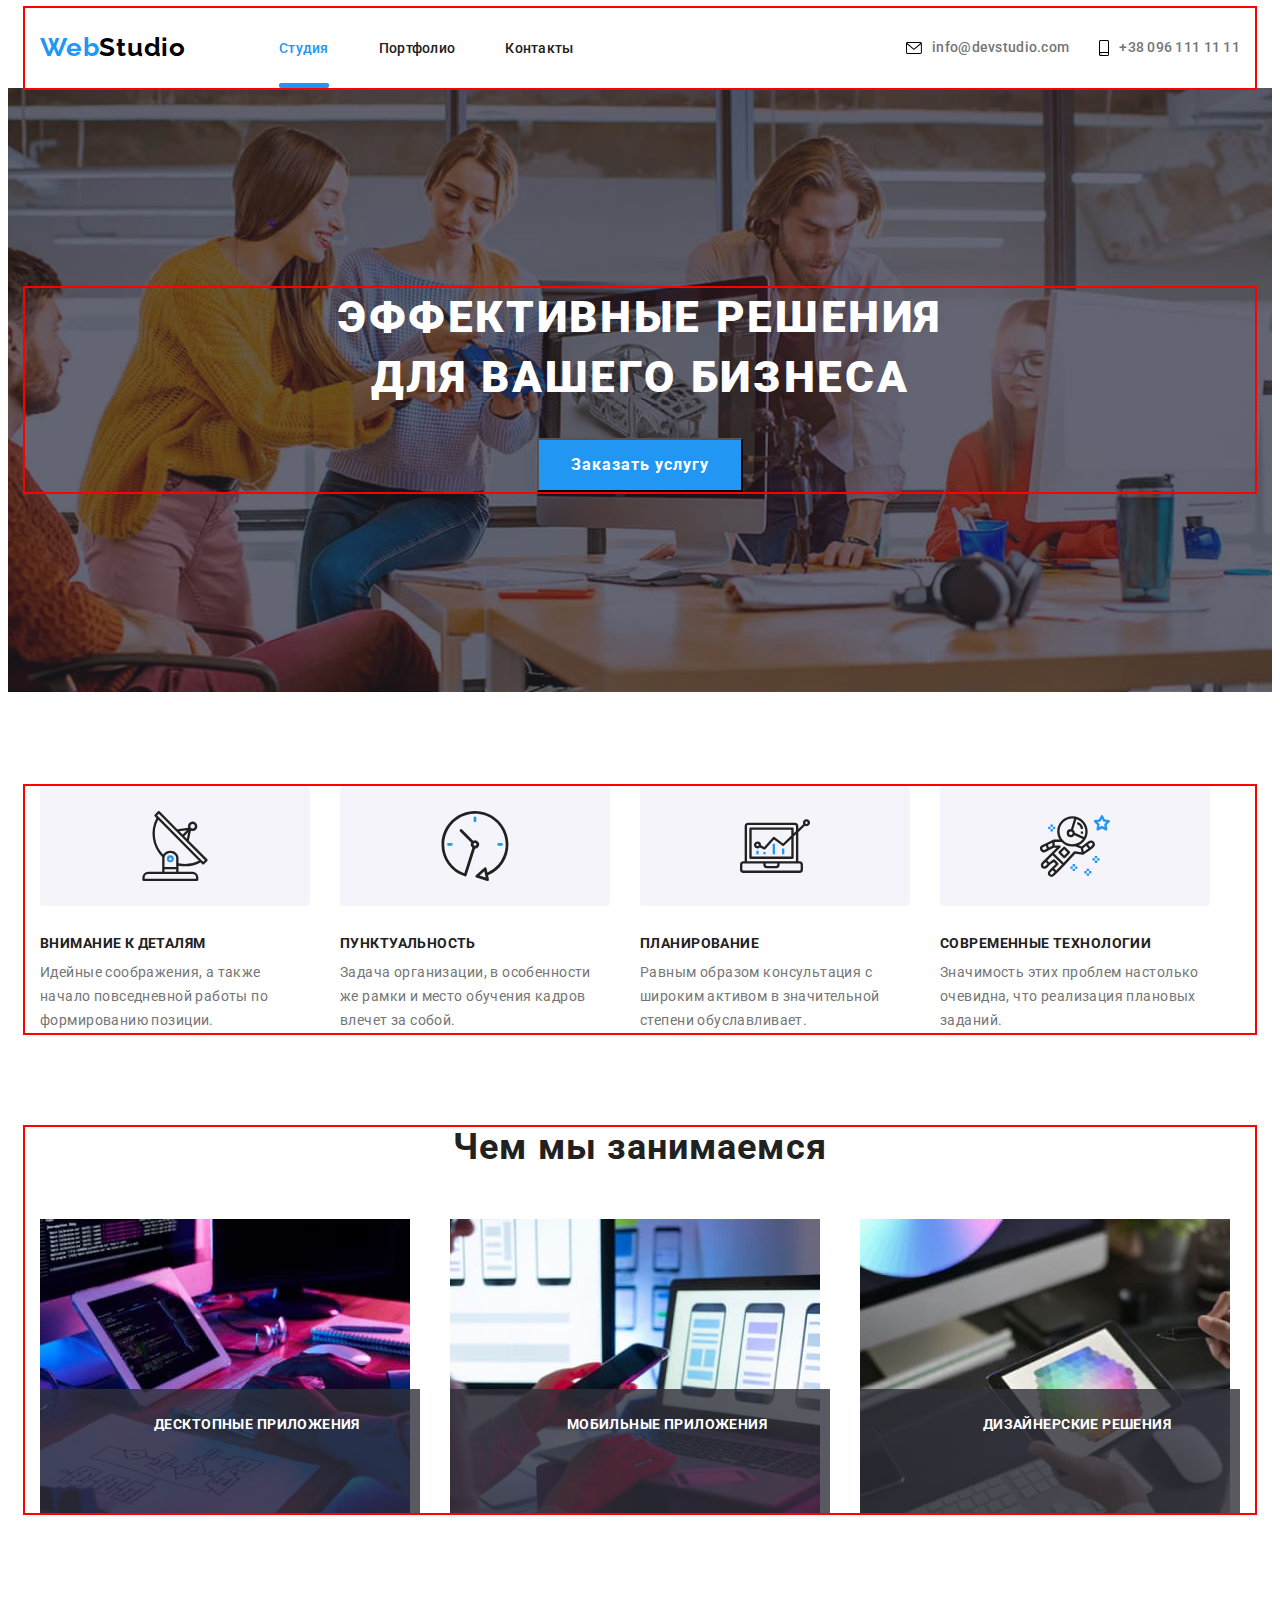
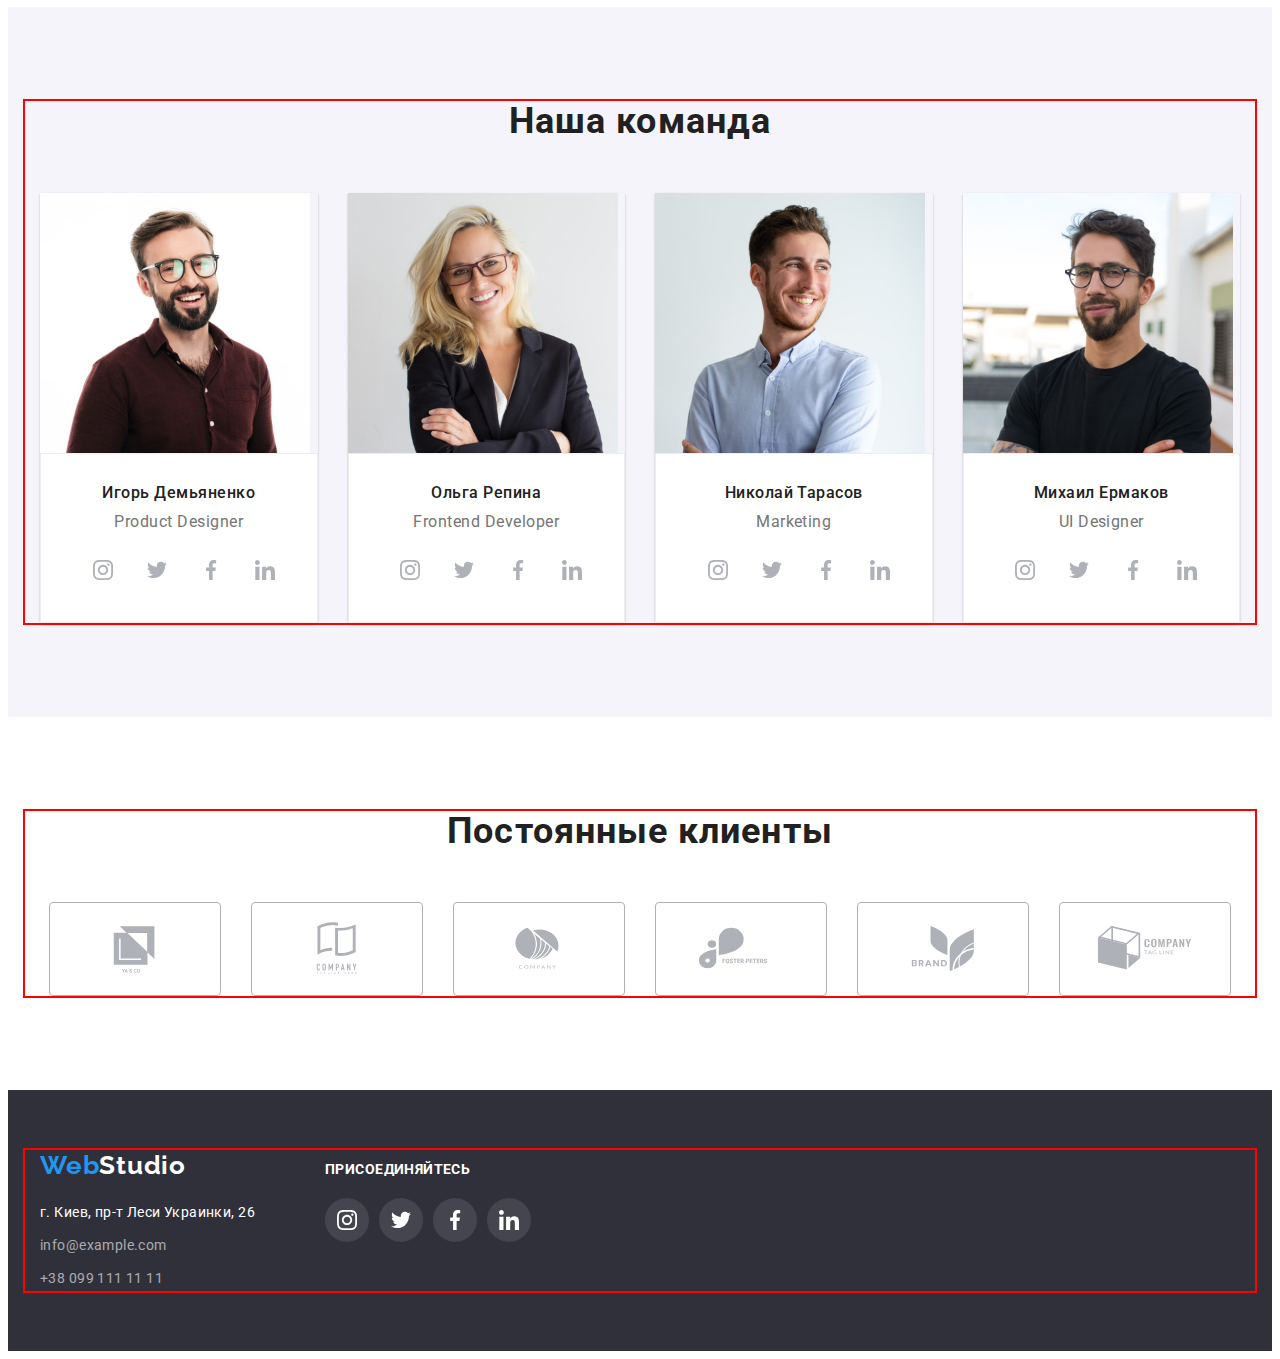
<file: index.html>
<!DOCTYPE html>
<html lang="ru">
<head>
    <meta charset="UTF-8">
    <meta http-equiv="X-UA-Compatible" content="IE=edge">
    <meta name="viewport" content="width=device-width, initial-scale=1.0">
    <title>Document</title>
    <link rel="preconnect" href="https://fonts.googleapis.com">
    <link rel="preconnect" href="https://fonts.gstatic.com" crossorigin>
    <link href="https://fonts.googleapis.com/css2?family=Raleway:wght@700&family=Roboto:wght@400;500;700;900&display=swap"
        rel="stylesheet">
        <link rel="stylesheet" href="https://cdnjs.cloudflare.com/ajax/libs/modern-normalize/1.1.0/modern-normalize.min.css"
            integrity="sha512-wpPYUAdjBVSE4KJnH1VR1HeZfpl1ub8YT/NKx4PuQ5NmX2tKuGu6U/JRp5y+Y8XG2tV+wKQpNHVUX03MfMFn9Q=="
            crossorigin="anonymous" referrerpolicy="no-referrer" />
            <link rel="stylesheet" href="./css/reset.css">
   <link rel="stylesheet" href="./css/styles.css">
</head>
<body>
    <header class="header">
        <div class="container header-container">
            <a class="link link-logo" href="">Web<span class="header-logo">Studio</Span></a>
                <nav class="header-nav">
            <ul class="list header-list">
                <li class="header-item"><a class="link header-link-current current" href="">Студия</a></li>
                <li class="header-item"><a class="link header-link" href="./portfolio.html">Портфолио</a></li>
                <li class="header-item"><a class="link header-link" href="">Контакты</a></li>
            </ul>
            </nav>
            <ul class="list contakts-list">
                <li class="header-contakts-item"><a class="link header-mail" href="info@devstudio.com">
                    <svg class="tel-svg" width="16" height="12">
                        <use href="images/icons.svg.svg#icon-envelope-hover"></use>
                    </svg>
                    info@devstudio.com</a></li>
                <li class="header-contakts-item"><a class="link header-tel" href="tel:+380961111111">
                    <svg class="tel-svg" width="10" height="16">
                        <use href="images/icons.svg.svg#icon-smartphone"></use>
                    </svg>
                    +38 096 111 11 11</a></li>
            </ul>
            </div>
            </header>
            <main>
                <section class="hero">
                    <div class="container hero-container">
                    <h1 class="hero-title">Эффективные решения для вашего бизнеса</h1>
                    <button data-modal-open type="button" class="hero-btn hero-text-btn">Заказать услугу</button>
                    </div>
                </section>
                
            <section class="features">
                <div class="container features-container">
                <ul class="list features-list">
                    <li class="features-item">
                        <h3 class="features-title">Внимание к деталям</h3>
                        <p class="features-after-title">Идейные соображения, а также начало повседневной работы по формированию позиции.</p>
                    </li>
                    <li class="features-item">
                        <h3 class="features-title">Пунктуальность</h3>
                        <p class="features-after-title">Задача организации, в особенности же рамки и место обучения кадров влечет за собой.</p>
                    </li>
                    <li class="features-item">
                        <h3 class="features-title">Планирование</h3>
                        <p class="features-after-title">Равным образом консультация с широким активом в значительной степени обуславливает.</p>
                    </li>
                    <li class="features-item">
                        <h3 class="features-title">Современные технологии</h3>
                        <p class="features-after-title">Значимость этих проблем настолько очевидна, что реализация плановых заданий.</p>
                    </li>
                </ul>
                </div>
            </section>
            <section class="about">
                <div class="container about-container">
                <h2 class="about-title">Чем мы занимаемся</h2>
                <ul class="list about-list">
                <li class="about-item">
                    <div class="about-item-wrap">
                   <img src="images/box1.jpg" alt="набирает текст на клавиатуре"
                   width="370"
                   height="294">
                   <p class="about-img-text">Десктопные приложения</p>
                   </div>
                </li>
                <li class="about-item">
                    <div class="about-item-wrap">
                    <img src="./images/box2.jpg" alt="создает меню на телефоне"
                    width="370"
                    height="294">
                    <p class="about-img-text">Мобильные приложения</p>
                    </div>
                </li>
                <li class="about-item">
                    <div class="about-item-wrap">
                    <img src="./images/box3.jpg" alt="выбирает цвет с палитры на планшете"
                    width="370"
                    height="294">
                    <p class="about-img-text">Дизайнерские решения</p>
                    </div>
                </li>
                </ul>
                </div>
            </section>
            <section class="work">
                <div class="container work-container">
                <h2 class="work-title">Наша команда</h2>
                <ul class="list work-list">
                    <li class="work-item">
                    <img src="./images/img1.jpg" alt="мужчина в очках"
                    width="270"
                    height="260">
                    <div class="work-profession">
                    <h3 class="work-item-title">Игорь Демьяненко</h3>
                    <p lang="en" class="work-item-text">Product Designer</p>
                    <ul class="work-profession-social-list list">
                    <li class="work-profession-social-item">
                    <a href="" class="work-profession-social-link">
                    <svg class="work-profession-social-icon" 
                    width="20" 
                    height="20">
                        <use href="images/icons.svg.svg#icon-instagram"></use>
                    </svg>
                    </a>
                    </li>
                    <li class="work-profession-social-item">
                    <a href="" class="work-profession-social-link">
                        <svg class="work-profession-social-icon" 
                        width="20" 
                        height="20">
                            <use href="images/icons.svg.svg#icon-twitter"></use>
                        </svg>
                    </a>
                    </li>
                    <li class="work-profession-social-item">
                    <a href="" class="work-profession-social-link">
                        <svg class="work-profession-social-icon" 
                        width="20" 
                        height="20">
                            <use href="images/icons.svg.svg#icon-facebook"></use>
                        </svg>
                    </a>
                    </li>
                    <li class="work-profession-social-item">
                    <a href="" class="work-profession-social-link">
                        <svg class="work-profession-social-icon" 
                        width="20" 
                        height="20">
                            <use href="images/icons.svg.svg#icon-linkedin"></use>
                        </svg>
                    </a>
                    </li>
                    </ul>
                    </div>
                    </li>
                    <li class="work-item">
                        <img src="./images/img2.jpg" alt="девушка в очках"
                        width="270"
                        height="260">
                        <div class="work-profession">
                        <h3 class="work-item-title">Ольга Репина</h3>
                        <p lang="en" class="work-item-text">Frontend Developer</p>
                        <ul class="work-profession-social-list list">
                            <li class="work-profession-social-item">
                            <a href="" class="work-profession-social-link">
                                <svg class="work-profession-social-icon"
                                 width="20" 
                                 height="20">
                                    <use href="images/icons.svg.svg#icon-instagram"></use>
                                </svg>
                            </a>
                            </li>
                            <li class="work-profession-social-item">
                            <a href="" class="work-profession-social-link">
                                <svg class="work-profession-social-icon" 
                                width="20" 
                                height="20">
                                    <use href="images/icons.svg.svg#icon-twitter"></use>
                                </svg>
                            </a>
                            </li>
                            <li class="work-profession-social-item">
                            <a href="" class="work-profession-social-link">
                                <svg class="work-profession-social-icon" 
                                width="20" 
                                height="20">
                                    <use href="images/icons.svg.svg#icon-facebook"></use>
                                </svg>
                            </a>
                            </li>
                            <li class="work-profession-social-item">
                            <a href="" class="work-profession-social-link">
                                <svg class="work-profession-social-icon" 
                                width="20" 
                                height="20">
                                    <use href="images/icons.svg.svg#icon-linkedin"></use>
                                </svg>
                            </a>
                            </li>
                        </ul>
                        </div>
                    </li>
                    <li class="work-item">
                        <img src="./images/img3.jpg" alt="мужчина в белой рубашке улыбается"
                        width="270"
                        height="260">
                        <div class="work-profession">
                        <h3 class="work-item-title">Николай Тарасов</h3>
                        <p lang="en" class="work-item-text">Marketing</p>
                        <ul class="work-profession-social-list list">
                            <li class="work-profession-social-item">
                            <a href="" class="work-profession-social-link">
                                <svg class="work-profession-social-icon" 
                                width="20" 
                                height="20">
                                    <use href="images/icons.svg.svg#icon-instagram"></use>
                                </svg>
                            </a>
                            </li>
                            <li class="work-profession-social-item">
                            <a href="" class="work-profession-social-link">
                                <svg class="work-profession-social-icon" 
                                width="20" 
                                height="20">
                                    <use href="images/icons.svg.svg#icon-twitter"></use>
                                </svg>
                            </a>
                            </li>
                            <li class="work-profession-social-item">
                            <a href="" class="work-profession-social-link">
                                <svg class="work-profession-social-icon" 
                                width="20" 
                                height="20">
                                    <use href="images/icons.svg.svg#icon-facebook"></use>
                                </svg>
                            </a>
                            </li>
                            <li class="work-profession-social-item">
                            <a href="" class="work-profession-social-link">
                                <svg class="work-profession-social-icon" 
                                width="20" 
                                height="20">
                                    <use href="images/icons.svg.svg#icon-linkedin"></use>
                                </svg>
                            </a>
                            </li>
                        </ul>
                        </div>
                    </li>
                    <li class="work-item">
                        <img src="./images/img4.jpg" alt="мужчина в очках и футболке"
                        width="270"
                        height="260">
                        <div class="work-profession">
                        <h3 class="work-item-title">Михаил Ермаков</h3>
                        <p lang="en" class="work-item-text">UI Designer</p>
                        <ul class="work-profession-social-list list">
                            <li class="work-profession-social-item">
                            <a href="" class="work-profession-social-link">
                                <svg class="work-profession-social-icon" 
                                width="20" 
                                height="20">
                                    <use href="images/icons.svg.svg#icon-instagram"></use>
                                </svg>
                            </a>
                            </li>
                            <li class="work-profession-social-item">
                            <a href="" class="work-profession-social-link">
                                <svg class="work-profession-social-icon" 
                                width="20" 
                                height="20">
                                    <use href="images/icons.svg.svg#icon-twitter"></use>
                                </svg>
                            </a>
                            </li>
                            <li class="work-profession-social-item">
                            <a href="" class="work-profession-social-link">
                                <svg class="work-profession-social-icon" 
                                width="20" 
                                height="20">
                                    <use href="images/icons.svg.svg#icon-facebook"></use>
                                </svg>
                            </a>
                            </li>
                            <li class="work-profession-social-item">
                            <a href="" class="work-profession-social-link">
                                <svg class="work-profession-social-icon" 
                                width="20" 
                                height="20">
                                    <use href="images/icons.svg.svg#icon-linkedin"></use>
                                </svg>
                            </a>
                            </li>
                        </ul>
                        </div>
                    </li>
                </ul>
                </div>
            </section>
            <section class="clients">
                <div class="container">
                    <h2 class="clients-title">Постоянные клиенты</h2>
                    <ul class="clients-list list">
                        <li class="clients-item">
                        <a href="" class="clients-link">
                            <svg class="clients-icon" width="106" height="60">
                                <use href="images/icons.svg.svg#icon-client1"></use>
                            </svg>
                        </a>
                        </li>
                            <li class="clients-item">
                            <a href="" class="clients-link">
                                <svg class="clients-icon" width="106" height="60">
                                    <use href="images/icons.svg.svg#icon-client2"></use>
                                </svg>
                            </a>
                            </li>
                                <li class="clients-item">
                                <a href="" class="clients-link">
                                    <svg class="clients-icon" width="106" height="60">
                                        <use href="images/icons.svg.svg#icon-client3"></use>
                                    </svg>
                                </a>
                                </li>
                                <li class="clients-item">
                                <a href="" class="clients-link">
                                    <svg class="clients-icon" width="106" height="60">
                                        <use href="images/icons.svg.svg#icon-client4"></use>
                                    </svg>
                                </a>
                                </li>
                                <li class="clients-item">
                                <a href="" class="clients-link">
                                    <svg class="clients-icon" width="106" height="60">
                                        <use href="images/icons.svg.svg#icon-client5"></use>
                                    </svg>
                                </a>
                                </li>
                                <li class="clients-item">
                                <a href="" class="clients-link">
                                    <svg class="clients-icon" width="106" height="60">
                                        <use href="images/icons.svg.svg#icon-client6"></use>
                                    </svg>
                                </a>
                                </li>
                                </ul>
                </div>
            </section>
            </main>
            <footer class="footer">
                <div class="container footer-container">
                    <div class="contact">
                <a class="link footer-link-logo" href="">Web<span class="footer-logo">Studio</span></a>
                    <address class="footer-address">
                        <ul class="list footer-list">
                            <li class="footer-item"><a class="link footer-google-maps" href="https://goo.gl/maps/uiQ3NnRnuoPhhwBC9">г. Киев, пр-т Леси Украинки, 26</a></li>
                            <li class="footer-item"><a class="link footer-mail" href="info@example.com">info@example.com</a></li>
                            <li class="footer-item"><a class="link footer-tel" href="+380991111111">+38 099 111 11 11</a></li>
                        </ul>
                    </address>
                    </div>
                    <div class="footer-social-link-box">
                        <h3 class="footer-social-link-title">присоединяйтесь</h3>
                        <ul class="footer-social-list list">
                        <li class="footer-social-list-item">
                            <a href="" class="footer-social-link">
                                <svg class="footer-link-icon" width="20" height="20">
                                    <use href="images/icons.svg.svg#icon-instagram"></use>
                                </svg>
                            </a>
                        </li>
                        <li class="footer-social-list-item">
                            <a href="" class="footer-social-link">
                                <svg class="footer-link-icon" width="20" height="20">
                                    <use href="images/icons.svg.svg#icon-twitter"></use>
                                </svg>
                            </a>
                        </li>
                        <li class="footer-social-list-item">
                            <a href="" class="footer-social-link">
                                <svg class="footer-link-icon" width="20" height="20">
                                    <use href="images/icons.svg.svg#icon-facebook"></use>
                                </svg>
                            </a>
                        </li>
                        <li class="footer-social-list-item">
                            <a href="" class="footer-social-link">
                                <svg class="footer-link-icon" width="20" height="20">
                                    <use href="images/icons.svg.svg#icon-linkedin"></use>
                                </svg>
                            </a>
                        </li>
                        </ul>
                    </div>
                    </div>
            </footer>
            <div class="backdrop is-hidden" data-modal>
                <div class="modal">
                    <button type="button" class="modal-close" data-modal-close>
                        <svg class="modal-close-icon" width="11" height="11">
                            <use href="./images/icons.svg.svg#icon-modal-close">
                            </use>
                        </svg>
                    </button>
                </div>
            </div>
            <script src="./js/modal.js"></script>
</body>
</html>
</file>
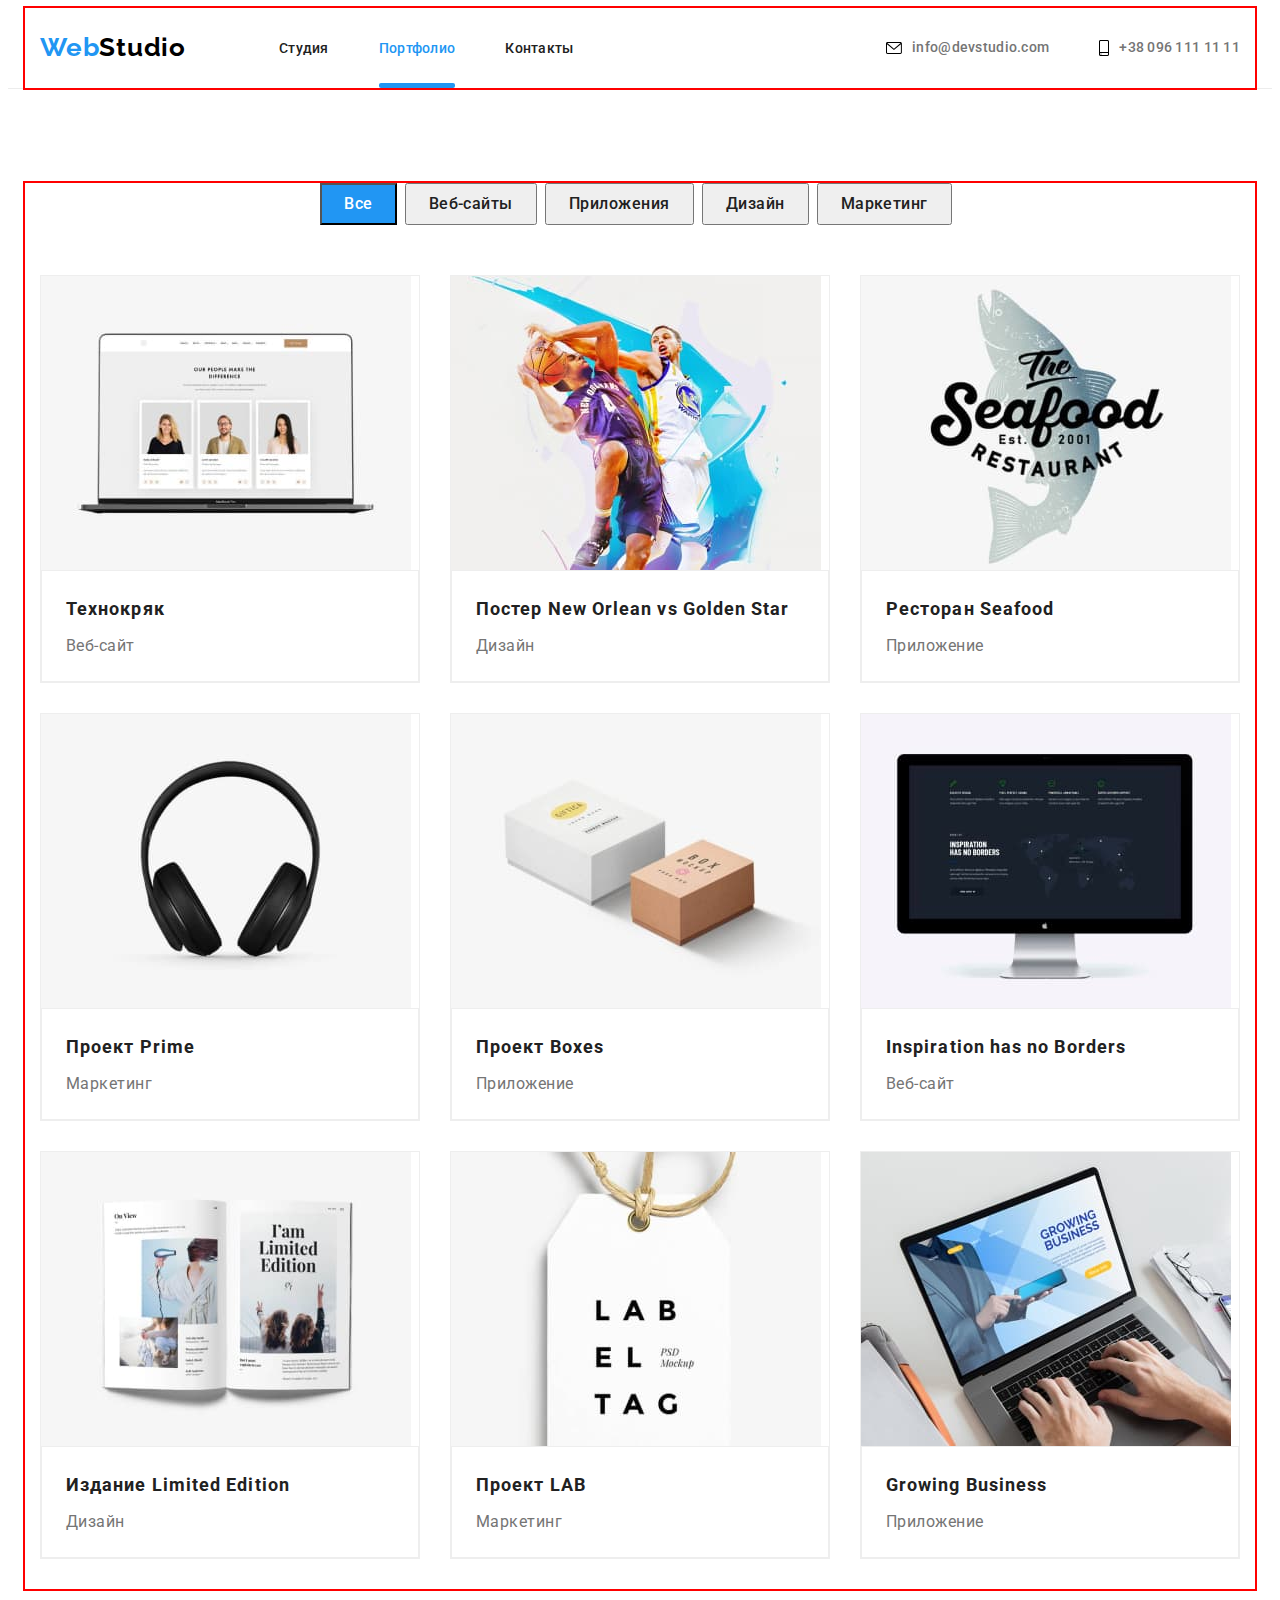
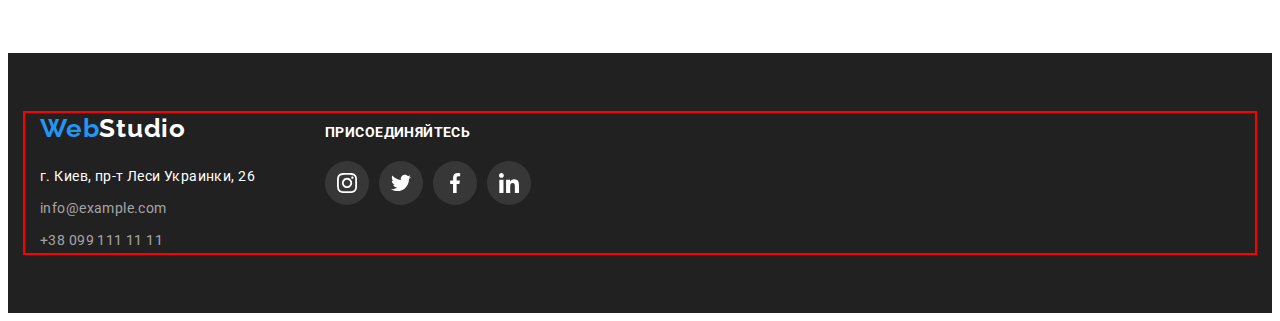
<file: portfolio.html>
<!DOCTYPE html>
<html lang="ru">
<head>
    <meta charset="UTF-8">
    <meta http-equiv="X-UA-Compatible" content="IE=edge">
    <meta name="viewport" content="width=device-width, initial-scale=1.0">
    <title>Document</title>
    <link rel="preconnect" href="https://fonts.googleapis.com">
    <link rel="preconnect" href="https://fonts.gstatic.com" crossorigin>
    <link href="https://fonts.googleapis.com/css2?family=Raleway:wght@700&family=Roboto:wght@400;500;700;900&display=swap"
        rel="stylesheet">
        <link rel="stylesheet" href="https://cdnjs.cloudflare.com/ajax/libs/modern-normalize/1.1.0/modern-normalize.min.css"
            integrity="sha512-wpPYUAdjBVSE4KJnH1VR1HeZfpl1ub8YT/NKx4PuQ5NmX2tKuGu6U/JRp5y+Y8XG2tV+wKQpNHVUX03MfMFn9Q=="
            crossorigin="anonymous" referrerpolicy="no-referrer" />
            <link rel="stylesheet" href="css/reset.css">
    <link rel="stylesheet" href="./css/styles.css">
</head>
<body>
    <header class="header-portfolio">
        <div class="container header-portfolio-container">
            <a class="link portfolio-link-logo" href="">Web<span class="header-portfolio-logo">Studio</Span></a>
                <nav class="header-portfolio-nav">
            <ul class="list header-portfolio-list">
                <li class="header-portfolio-item"><a class="link header-portfolio-link" href="./index.html">Студия</a></li>
                <li class="header-portfolio-item"><a class="link header-portfolio-link-current current" href="">Портфолио</a></li>
                <li class="header-portfolio-item"><a class="link header-portfolio-link" href="">Контакты</a></li>
            </ul>
        </nav>
        <ul class="list portfolio-contakts-list">
            <li class="header-portfolio-item"><a class="link header-portfolio-mail href" href="info@devstudio.com">
                <svg class="tel-svg" width="16" height="12">
                    <use href="images/icons.svg.svg#icon-envelope-hover"></use>
                </svg>
                info@devstudio.com</a></li>
            <li class="header-portfolio-item"><a class="link header-portfolio-tel" href="+380961111111">
                <svg class="tel-svg" width="10" height="16">
                    <use href="images/icons.svg.svg#icon-smartphone"></use>
                </svg>
                +38 096 111 11 11</a></li>
        </ul>
        </div>
    </header>
    <main>
    <section class="features-portfolio">
        <div class="container">
        <ul class="list features-portfolio-list-btn">
            <li class="features-portfolio-item-btn"><button type="button" class="features-portfolio-btn-current">Все</button></li>
            <li class="features-portfolio-item-btn"><button type="button" class="features-portfolio-btn">Веб-сайты</button></li>
            <li class="features-portfolio-item-btn"><button type="button" class="features-portfolio-btn">Приложения</button></li>
            <li class="features-portfolio-item-btn"><button type="button" class="features-portfolio-btn">Дизайн</button></li>
            <li class="features-portfolio-item-btn"><button type="button" class="features-portfolio-btn">Маркетинг</button></li>
        </ul>
        <ul class="list features-portfolio-list">
            <li class="features-portfolio-item">
                <div class="features-portfolio-item-wrap">
                <img src="images/img(1).jpg" alt="ноутбук"
                width="370"
                height="294">
                <p class="features-portfolio-img-text">Технокряк это современная площадка распространения коронавируса. Компании используют эту платформу для цифрового
                шпионажа и атак на защищённые сервера конкурентов.</p>
                </div>
                <div class="portfolio-post">
                <h2 class="features-portfolio-item-title">Технокряк</h2> 
                <p class="features-portfolio-item-text">Веб-сайт</p>
                </div>
                </li>
            <li class="features-portfolio-item">
                <div class="features-portfolio-item-wrap">
            <img src="images/img(2).jpg" alt="играют в баскетбол"
            width="370"
            height="294">
            <p class="features-portfolio-img-text">Технокряк это современная площадка распространения коронавируса. Компании
                используют эту платформу для цифрового
                шпионажа и атак на защищённые сервера конкурентов.</p>
                </div>
            <div class="portfolio-post">
            <h2 class="features-portfolio-item-title">Постер New Orlean vs Golden Star</h2>
            <p class="features-portfolio-item-text">Дизайн</p>
            </div>
            </li>
                <li class="features-portfolio-item">
                    <div class="features-portfolio-item-wrap">
                    <img src="images/img(3).jpg" alt="логотип ресторана"
                    width="370"
                    height="294">
                    <p class="features-portfolio-img-text">Технокряк это современная площадка распространения коронавируса. Компании
                        используют эту платформу для цифрового
                        шпионажа и атак на защищённые сервера конкурентов.</p>
                        </div>
                    <div class="portfolio-post">
                    <h2 class="features-portfolio-item-title">Ресторан Seafood</h2>
                    <p class="features-portfolio-item-text">Приложение</p>
                    </div>
                </li>
                <li class="features-portfolio-item">
                    <div class="features-portfolio-item-wrap">
                    <img src="images/img(4).jpg" alt="наушники"
                    width="370"
                    height="294">
                    <p class="features-portfolio-img-text">Технокряк это современная площадка распространения коронавируса. Компании
                        используют эту платформу для цифрового
                        шпионажа и атак на защищённые сервера конкурентов.</p>
                        </div>
                    <div class="portfolio-post">
                    <h2 class="features-portfolio-item-title">Проект Prime</h2>
                    <p class="features-portfolio-item-text">Маркетинг</p>
                    </div>
                </li>
                <li class="features-portfolio-item">
                    <div class="features-portfolio-item-wrap">
                    <img src="images/img(5).jpg" alt="две коробки"
                    width="370"
                    height="294">
                    <p class="features-portfolio-img-text">Технокряк это современная площадка распространения коронавируса. Компании
                        используют эту платформу для цифрового
                        шпионажа и атак на защищённые сервера конкурентов.</p>
                        </div>
                    <div class="portfolio-post">
                    <h2 class="features-portfolio-item-title">Проект Boxes</h2>
                    <p class="features-portfolio-item-text">Приложение</p>
                    </div>
                </li>
                <li class="features-portfolio-item">
                    <div class="features-portfolio-item-wrap">
                    <img src="images/img(6).jpg" alt="монитор"
                    width="370"
                    height="294">
                    <p class="features-portfolio-img-text">Технокряк это современная площадка распространения коронавируса. Компании
                        используют эту платформу для цифрового
                        шпионажа и атак на защищённые сервера конкурентов.</p>
                        </div>
                    <div class="portfolio-post">
                    <h2 class="features-portfolio-item-title" lang="en">Inspiration has no Borders</h2>
                    <p class="features-portfolio-item-text">Веб-сайт</p>
                    </div>
                </li>
                <li class="features-portfolio-item">
                    <div class="features-portfolio-item-wrap">
                    <img src="images/img(7).jpg" alt="книга"
                    width="370"
                    height="294">
                    <p class="features-portfolio-img-text">Технокряк это современная площадка распространения коронавируса. Компании
                        используют эту платформу для цифрового
                        шпионажа и атак на защищённые сервера конкурентов.</p>
                        </div>
                    <div class="portfolio-post">
                    <h2 class="features-portfolio-item-title">Издание Limited Edition</h2>
                    <p class="features-portfolio-item-text">Дизайн</p>
                    </div>
                </li>
                <li class="features-portfolio-item">
                    <div class="features-portfolio-item-wrap">
                    <img src="images/img(8).jpg" alt="лейба"
                    width="370"
                    height="294">
                    <p class="features-portfolio-img-text">Технокряк это современная площадка распространения коронавируса. Компании
                        используют эту платформу для цифрового
                        шпионажа и атак на защищённые сервера конкурентов.</p>
                        </div>
                    <div class="portfolio-post">
                    <h2 class="features-portfolio-item-title">Проект LAB</h2>
                    <p class="features-portfolio-item-text">Маркетинг</p>
                    </div>
                </li>
                <li class="features-portfolio-item">
                    <div class="features-portfolio-item-wrap">
                    <img src="images/img(9).jpg" alt="работает на ноутбуке"
                    width="370"
                    height="294">
                    <p class="features-portfolio-img-text">Технокряк это современная площадка распространения коронавируса. Компании
                        используют эту платформу для цифрового
                        шпионажа и атак на защищённые сервера конкурентов.</p>
                        </div>
                    <div class="portfolio-post">
                    <h2 class="features-portfolio-item-title" lang="en">Growing Business</h2>
                    <p class="features-portfolio-item-text">Приложение</p>
                    </div>
                </li>
        </ul>
        </div>
    </section>
    </main>
    <footer class="footer-portfolio">
        <div class="container footer-portfolio-container">
            <div class="portfolio-contact">
        <a class="link footer-portfolio-link-logo" href="">Web<span class="footer-portfolio-logo">Studio</Span></a>
        <section>
            <address class="footer-portfolio-address">
                <ul class="list footer-list">
                    <li class="footer-portfolio-item"><a class="link footer-portfolio-google-maps" href="https://goo.gl/maps/uiQ3NnRnuoPhhwBC9">г. Киев, пр-т Леси Украинки, 26</a></li>
                    <li class="footer-portfolio-item"><a class="link footer-portfolio-mail" href="info@example.com">info@example.com</a></li>
                    <li class="footer-portfolio-item"><a class="link footer-portfolio-tel" href="+380991111111">+38 099 111 11 11</a></li>
                </ul>
            </address>
        </section>
        </div>
        <div class="portfolio-social-link-box">
            <h3 class="portfolio-social-link-title">присоединяйтесь</h3>
            <ul class="portfolio-social-list list">
                <li class="portfolio-social-list-item">
                    <a href="" class="portfolio-social-link">
                        <svg class="portfolio-link-icon" width="20" height="20">
                            <use href="images/icons.svg.svg#icon-instagram"></use>
                        </svg>
                    </a>
                </li>
                <li class="portfolio-social-list-item">
                    <a href="" class="portfolio-social-link">
                        <svg class="portfolio-link-icon" width="20" height="20">
                            <use href="images/icons.svg.svg#icon-twitter"></use>
                        </svg>
                    </a>
                </li>
                <li class="portfolio-social-list-item">
                    <a href="" class="portfolio-social-link">
                        <svg class="portfolio-link-icon" width="20" height="20">
                            <use href="images/icons.svg.svg#icon-facebook"></use>
                        </svg>
                    </a>
                </li>
                <li class="portfolio-social-list-item">
                    <a href="" class="portfolio-social-link">
                        <svg class="portfolio-link-icon" width="20" height="20">
                            <use href="images/icons.svg.svg#icon-linkedin"></use>
                        </svg>
                    </a>
                </li>
            </ul>
        </div>
        </div>
    </footer>
</body>
</html>
</file>
<file: css/styles.css>
:root {
  --first-color: #212121;
  --btn-color: #ffffff;
  --accent-color: #2196f3;
  --title-color: #757575;
  --link-color: #ffffff;
}

body {
  font-family: Roboto, sans-serif;
}

.list {
  list-style: none;
}

.link {
  text-decoration: none;
}

.container {
  width: 1200px;
  padding-left: 15px;
  padding-right: 15px;
  margin: 0 auto;

  outline: 2px solid red;
}

img {
  max-width: 100%;
  display: block;
}

/*--------------------HEADER-------------------*/

.header-logo {
  margin-right: 93px;
  display: inline-block;
}

.header-container {
  display: flex;
  align-items: center;
}

.header-list,
.contakts-list {
  display: flex;
  justify-content: center;
}

.header-item:not(:last-child) {
  margin-right: 50px;
}

.contakts-list {
  margin-left: auto;
}

.header-portfolio {
  border-bottom: 1px solid #ececec;
}

.header-portfolio-logo {
  margin-right: 93px;
}

.header-portfolio-container {
  display: flex;
  align-items: center;
}

.header-portfolio-list,
.portfolio-contakts-list {
  display: flex;
  justify-content: center;
}

.header-portfolio-item:not(:last-child) {
  margin-right: 50px;
}

.portfolio-contakts-list {
  margin-left: auto;
}

.link-logo {
  font-weight: bold;
  font-size: 26px;
  line-height: 1.19;
  /* identical to box height */
  letter-spacing: 0.03em;
  color: #2196f3;
  font-family: Raleway, cursive;
}

.portfolio-link-logo {
  font-weight: bold;
  font-size: 26px;
  line-height: 1.19;
  /* identical to box height */
  letter-spacing: 0.03em;
  color: #2196f3;
  font-family: Raleway, cursive;
  padding-top: 24px;
  padding-bottom: 25px;
}

.header-logo {
  font-weight: bold;
  font-size: 26px;
  line-height: 1.19;
  /* identical to box height */
  letter-spacing: 0.03em;
  color: #000000;
  font-family: Raleway, cursive;
}

.link-logo {
  font-weight: bold;
  font-size: 26px;
  line-height: 1.19;
  /* identical to box height */
  letter-spacing: 0.03em;
  color: #2196f3;
  padding-top: 24px;
  padding-bottom: 25px;
}

.header-portfolio-logo {
  font-weight: bold;
  font-size: 26px;
  line-height: 1.19;
  /* identical to box height */
  letter-spacing: 0.03em;
  color: #000000;
}

/*--------------Site nav------------------*/

.header-link {
  font-weight: 500;
  font-size: 14px;
  line-height: 1.14;
  letter-spacing: 0.02em;
  color: var(--first-color);
  transition: color 250ms cubic-bezier(0.4, 0, 0.2, 1);
}

.header-link:hover,
.header-link:focus {
  font-weight: 500;
  font-size: 14px;
  line-height: 1.14;
  letter-spacing: 0.02em;
  color: var(--accent-color);
}

.header-link-current {
  font-weight: 500;
  font-size: 14px;
  line-height: 1.14;
  letter-spacing: 0.02em;
  color: var(--accent-color);
  position: relative;
}

.current::after {
  content: "";
  width: 100%;
  height: 5px;
  border-radius: 2px;
  position: absolute;
  background-color: var(--accent-color);
  left: 0;
  bottom: -32px;
}

.header-portfolio-link {
  font-weight: 500;
  font-size: 14px;
  line-height: 1.14;
  letter-spacing: 0.02em;
  color: var(--first-color);
  transition: color 250ms cubic-bezier(0.4, 0, 0.2, 1);
}

.header-portfolio-link:hover,
.header-portfolio-link:focus {
  font-weight: 500;
  font-size: 14px;
  line-height: 1.14;
  letter-spacing: 0.02em;
  color: var(--accent-color);
}

.header-portfolio-link-current {
  font-weight: 500;
  font-size: 14px;
  line-height: 1.14;
  letter-spacing: 0.02em;
  color: var(--accent-color);
  position: relative;
}

.tel-svg {
  margin-right: 10px;
  align-items: center;
}

.header-contakts-item {
  margin-left: 30px;
}

.header-mail,
.header-tel {
  display: flex;
  justify-content: center;
  align-items: center;
  font-weight: 500;
  font-size: 14px;
  line-height: 1.14;
  letter-spacing: 0.02em;
  color: #757575;
  transition: color 250ms cubic-bezier(0.4, 0, 0.2, 1),
    fill 250ms cubic-bezier(0.4, 0, 0.2, 1);
}

.header-mail:hover,
.header-mail:focus {
  font-weight: 500;
  font-size: 14px;
  line-height: 1.14;
  letter-spacing: 0.02em;
  color: var(--accent-color);
  fill: var(--accent-color);
}

.header-tel:hover,
.header-tel:focus {
  font-weight: 500;
  font-size: 14px;
  line-height: 1.14;
  letter-spacing: 0.02em;
  color: var(--accent-color);
  fill: var(--accent-color);
}

.header-portfolio-mail,
.header-portfolio-tel {
  display: flex;
  justify-content: center;
  align-items: center;
  font-weight: 500;
  font-size: 14px;
  line-height: 1.14;
  letter-spacing: 0.02em;
  color: #757575;
  transition: color 250ms cubic-bezier(0.4, 0, 0.2, 1),
    fill 250ms cubic-bezier(0.4, 0, 0.2, 1);
}

.header-portfolio-mail:hover,
.header-portfolio-mail:focus {
  font-weight: 500;
  font-size: 14px;
  line-height: 1.14;
  letter-spacing: 0.02em;
  color: var(--accent-color);
  fill: var(--accent-color);
}

.header-portfolio-tel:hover,
.header-portfolio-tel:focus {
  font-weight: 500;
  font-size: 14px;
  line-height: 1.14;
  letter-spacing: 0.02em;
  color: var(--accent-color);
  fill: var(--accent-color);
}

/*-------------------HERO----------------*/

.hero {
  padding-top: 200px;
  padding-bottom: 200px;
  background-color: #2f303a;
  background-image: linear-gradient(
      rgba(49, 47, 58, 0.4),
      rgba(47, 48, 58, 0.4)
    ),
    url(../images/hero-bg.jpg);
  background-repeat: no-repeat;
  background-position: center;
  background-size: cover;
}

.hero-title {
  font-weight: 900;
  font-size: 44px;
  line-height: 1.36;
  /* or 136% */
  text-align: center;
  letter-spacing: 0.06em;
  text-transform: uppercase;
  color: var(--link-color);
  margin-bottom: 30px;
  max-width: 696px;
  text-align: center;
  margin-left: auto;
  margin-right: auto;
}

.hero-btn {
  font-family: inherit;
  background-color: #2196f3;
  font-weight: bold;
  font-size: 16px;
  line-height: 1.87;
  /* identical to box height, or 187% */
  display: flex;
  align-items: center;
  text-align: center;
  letter-spacing: 0.06em;
  color: var(--btn-color);
  padding-top: 10px;
  padding-bottom: 10px;
  padding-right: 32px;
  padding-left: 32px;
  margin-left: auto;
  margin-right: auto;
}

/*----------features--------*/

.features {
  padding-top: 94px;
  padding-bottom: 94px;
  display: flex;
  align-items: center;
}

.features-list {
  display: flex;
}

.features-item::before {
  display: block;
  margin-bottom: 30px;
  content: "";
  height: 120px;
  background-repeat: no-repeat;
  background-position: center;
  background-color: #f5f4fa;
  border-radius: 4px;
}

.features-item:nth-child(1)::before {
  background-image: url("../images/antenna.svg");
}

.features-item:nth-child(2)::before {
  background-image: url("../images/clock.svg");
}

.features-item:nth-child(3)::before {
  background-image: url("../images/diagram.svg");
}

.features-item:nth-child(4)::before {
  background-image: url("../images/astronaut.svg");
}

.features-item:not(:last-child) {
  margin-right: 30px;
}

.features-item .features-title {
  font-weight: bold;
  font-size: 14px;
  line-height: 1.14;
  letter-spacing: 0.03em;
  text-transform: uppercase;
  color: var(--first-color);
  margin-bottom: 10px;
  display: flex;
  align-items: center;
}

.features-after-title {
  font-weight: normal;
  font-size: 14px;
  line-height: 1.71;
  /* or 171% */
  letter-spacing: 0.03em;
  color: var(--title-color);
  max-width: 270px;
}

.features-portfolio {
  padding-top: 94px;
  padding-bottom: 94px;
}

.features-portfolio-list-btn {
  display: flex;
  align-items: center;
  justify-content: center;
  margin-bottom: 50px;
}

.features-portfolio-item-btn {
  margin-right: 8px;
}

.features-portfolio-list {
  display: flex;
  flex-wrap: wrap;
  margin-right: -30px;
  margin-bottom: -30px;
}

.features-portfolio-item {
  width: 370px;
  width: calc(100% / 3 - 30px);
  margin-right: 30px;
  margin-bottom: 30px;
  box-sizing: border-box;
  background: var(--link-color);
  border: 1px solid #eeeeee;
}

.features-portfolio-item-wrap {
  position: relative;
  overflow: hidden;
}

.features-portfolio-item:hover .features-portfolio-img-text {
  transform: translateY(0);
}

.features-portfolio-img-text {
  font-size: 18px;
  line-height: 1.55;
  /* or 156% */
  letter-spacing: 0.03em;
  color: #ffffff;
  position: absolute;
  top: 0;
  left: 0;
  background: rgba(33, 150, 243, 0.9);
  padding: 24px;
  padding-top: 63px;
  padding-bottom: 63px;
  height: 100%;
  transform: translateY(100%);
  transition: transform 250ms cubic-bezier(0.4, 0, 0.2, 1);
  overflow: auto;
}

.features-portfolio-item:hover,
.features-portfolio-item:focus {
  box-shadow: 0px 1px 1px rgba(0, 0, 0, 0.12), 0px 4px 4px rgba(0, 0, 0, 0.06),
    1px 4px 6px rgba(0, 0, 0, 0.16);
}

.portfolio-post {
  padding-top: 20px;
  padding-bottom: 20px;
  padding-right: 24px;
  padding-left: 24px;
  border: 1px solid #eeeeee;
  box-sizing: border-box;
}

.features-portfolio-btn {
  font-family: inherit;
  font-weight: 500;
  font-size: 16px;
  line-height: 1.62;
  /* identical to box height, or 162% */
  text-align: center;
  letter-spacing: 0.03em;
  color: var(--first-color);
  padding-top: 6px;
  padding-bottom: 6px;
  padding-right: 22px;
  padding-left: 22px;
  transition: color 250ms cubic-bezier(0.4, 0, 0.2, 1),
    background-color 250ms cubic-bezier(0.4, 0, 0.2, 1);
}

.features-portfolio-btn:hover,
.features-portfolio-btn:focus {
  background-color: var(--accent-color);
  font-weight: 500;
  font-size: 16px;
  line-height: 1.62;
  /* identical to box height, or 162% */
  text-align: center;
  letter-spacing: 0.03em;
  color: var(--btn-color);
}

.features-portfolio-btn-current {
  font-family: inherit;
  background-color: var(--accent-color);
  font-weight: 500;
  font-size: 16px;
  line-height: 1.62;
  /* identical to box height, or 162% */
  text-align: center;
  letter-spacing: 0.03em;
  color: var(--link-color);
  padding-top: 6px;
  padding-bottom: 6px;
  padding-right: 22px;
  padding-left: 22px;
}

.features-portfolio-item-title {
  font-weight: bold;
  font-size: 18px;
  line-height: 2;
  /* identical to box height, or 200% */
  letter-spacing: 0.06em;
  color: var(--first-color);
  margin-bottom: 4px;
}

.features-portfolio-item-text {
  font-weight: normal;
  font-size: 16px;
  line-height: 1.87;
  /* identical to box height, or 187% */
  letter-spacing: 0.03em;
  color: var(--title-color);
}

/*-----------about-------*/

.about {
  padding-bottom: 94px;
}

.about-list {
  display: flex;
  flex-wrap: wrap;
  margin-left: -30px;
}

.about-item {
  width: calc(100% / 3 - 30px);
  margin-left: 30px;
}

.about-title {
  font-weight: bold;
  font-size: 36px;
  line-height: 1.16;
  text-align: center;
  letter-spacing: 0.03em;
  color: var(--first-color);
  margin-bottom: 50px;
}

.about-item-wrap {
  overflow: hidden;
  position: relative;
}

.about-img-text {
  position: absolute;
  left: 0;
  bottom: 0;
  background-color: rgba(47, 48, 58, 0.8);
  font-weight: bold;
  font-size: 14px;
  line-height: 16px;
  text-align: center;
  letter-spacing: 0.03em;
  text-transform: uppercase;
  color: var(--link-color);
  padding: 27px;
  height: 70px;
  width: 100%;
  transform: 250ms cubic-bezier(0.4, 0, 0.2, 1);
}

/*------------work--------*/

.work {
  padding-top: 94px;
  padding-bottom: 94px;
  background-color: #f5f4fa;
}

.work-list {
  display: flex;
  flex-wrap: wrap;
  margin-left: -30px;
}

.work-item {
  width: calc(100% / 4 - 30px);
  margin-left: 30px;
  box-shadow: 0px 1px 3px rgba(0, 0, 0, 0.12), 0px 1px 1px rgba(0, 0, 0, 0.14),
    0px 2px 1px rgba(0, 0, 0, 0.2);
  border-radius: 0px 0px 4px 4px;
}

.work-profession {
  background-color: #ffffff;
  padding-top: 30px;
  padding-bottom: 30px;
  border: 1px solid #eeeeee;
  box-sizing: border-box;
}

.work-profession-social-list {
  display: flex;
  justify-content: center;
}

.work-profession-social-link {
  width: 44px;
  height: 44px;
  background-color: #ffffff;
  display: flex;
  justify-content: center;
  align-items: center;
  border-radius: 50%;
  margin-left: 10px;
  transition: background-color 250ms cubic-bezier(0.4, 0, 0.2, 1);
}

.work-profession-social-icon {
  fill: #afb1b8;
  transition: fill 250ms cubic-bezier(0.4, 0, 0.2, 1);
}

.work-profession-social-link:hover,
.work-profession-social-link:focus {
  background-color: #2196f3;
}

.work-profession-social-link:hover .work-profession-social-icon,
.work-profession-social-link:focus .work-profession-social-icon {
  fill: #ffffff;
}

.work-title {
  font-weight: bold;
  font-size: 36px;
  line-height: 1.16;
  text-align: center;
  letter-spacing: 0.03em;
  color: var(--first-color);
  margin-bottom: 50px;
}

.work-item-title {
  font-weight: 500;
  font-size: 16px;
  line-height: 1.18;
  /* identical to box height */
  text-align: center;
  letter-spacing: 0.03em;
  color: var(--first-color);
  margin-bottom: 10px;
}

.work-item-text {
  font-weight: normal;
  font-size: 16px;
  line-height: 1.18;
  /* identical to box height */
  text-align: center;
  letter-spacing: 0.03em;
  color: var(--title-color);
  margin-bottom: 16px;
}

/*----------clients---------*/

.clients {
  padding-top: 94px;
  padding-bottom: 94px;
}

.clients-title {
  font-weight: bold;
  font-size: 36px;
  line-height: 1.16;
  text-align: center;
  letter-spacing: 0.03em;
  color: var(--first-color);
  margin-bottom: 50px;
}

.clients-list {
  display: flex;
  justify-content: center;
  margin-left: -30px;
}

.clients-link {
  border: 1px solid #afb1b8;
  width: 170px;
  height: 92px;
  background-color: var(--btn-color);
  display: flex;
  justify-content: center;
  align-items: center;
  border-radius: 4px;
  margin-left: 30px;
  transition: border-color 250ms cubic-bezier(0.4, 0, 0.2, 1);
}

.clients-icon {
  fill: #afb1b8;
  background-repeat: no-repeat;
  background-position: center;
  background-size: cover;
  transition: fill 250ms cubic-bezier(0.4, 0, 0.2, 1);
}

.clients-link:hover,
.clients-link:focus {
  border-color: var(--accent-color);
}

.clients-link:hover .clients-icon,
.clients-link:focus .clients-icon {
  fill: var(--accent-color);
}

/*----------footer-------*/

.footer {
  background-color: #2f303a;
  padding-top: 60px;
  padding-bottom: 60px;
}

.footer-container {
  display: flex;
  align-items: baseline;
}

.footer-link-logo {
  font-weight: bold;
  font-size: 26px;
  line-height: 1.19;
  /* identical to box height */
  letter-spacing: 0.03em;
  color: #2196f3;
  display: block;
  font-family: Raleway, cursive;
  margin-bottom: 20px;
}

.footer-logo {
  font-weight: bold;
  font-size: 26px;
  line-height: 1.19;
  /* identical to box height */
  letter-spacing: 0.03em;
  color: #ffffff;
  margin-bottom: 20px;
}

.footer-address {
  font-style: normal;
}

.footer-list {
  display: inline-block;
  margin-bottom: -9px;
}

.footer-item {
  margin-bottom: 9px;
}

.footer-portfolio-item {
  margin-bottom: 9px;
}

.footer-google-maps {
  font-style: normal;
  font-weight: normal;
  font-size: 14px;
  line-height: 1.71;
  /* or 171% */
  letter-spacing: 0.03em;
  color: var(--link-color);
}

.footer-mail {
  font-style: normal;
  font-weight: normal;
  font-size: 14px;
  line-height: 1.71;
  /* or 171% */
  letter-spacing: 0.03em;
  color: rgba(255, 255, 255, 0.6);
  transition: color 250ms cubic-bezier(0.4, 0, 0.2, 1);
}

.footer-tel {
  font-style: normal;
  font-weight: normal;
  font-size: 14px;
  line-height: 1.71;
  /* or 171% */
  letter-spacing: 0.03em;
  color: rgba(255, 255, 255, 0.6);
  padding-bottom: 60px;
  transition: color 250ms cubic-bezier(0.4, 0, 0.2, 1);
}

.footer-mail:hover,
.footer-mail:focus {
  font-weight: normal;
  font-size: 14px;
  line-height: 1.71;
  /* or 171% */
  letter-spacing: 0.03em;
  color: var(--link-color);
}

.footer-tel:hover:hover,
.footer-tel:focus:focus {
  font-weight: normal;
  font-size: 14px;
  line-height: 1.71;
  /* or 171% */
  letter-spacing: 0.03em;
  color: var(--link-color);
}

.footer-social-link-box {
  margin-left: 70px;
}

.footer-social-link-title {
  font-weight: bold;
  font-size: 14px;
  line-height: 1.14;
  letter-spacing: 0.03em;
  text-transform: uppercase;
  margin-bottom: 20px;
  color: var(--link-color);
}

.footer-social-list {
  display: flex;
  justify-content: center;
  margin-top: 16px;
}

.footer-social-list-item:not(:first-child) {
  margin-left: 10px;
}

.footer-social-link {
  width: 44px;
  height: 44px;
  background-color: rgba(255, 255, 255, 0.1);
  display: flex;
  justify-content: center;
  align-items: center;
  border-radius: 50%;
  transition: background-color 250ms cubic-bezier(0.4, 0, 0.2, 1);
}

.footer-link-icon {
  fill: var(--btn-color);
}

.footer-social-link:hover,
.footer-social-link:focus {
  background-color: var(--accent-color);
}

.footer-portfolio {
  padding-top: 60px;
  padding-bottom: 60px;
  background-color: #212121;
}

.footer-portfolio-link-logo {
  font-weight: bold;
  font-size: 26px;
  line-height: 1.19;
  /* identical to box height */
  letter-spacing: 0.03em;
  color: var(--accent-color);
  display: block;
  font-family: Raleway, cursive;
  margin-bottom: 20px;
}

.footer-portfolio-logo {
  font-weight: bold;
  font-size: 26px;
  line-height: 1.19;
  /* identical to box height */
  letter-spacing: 0.03em;
  color: var(--link-color);
  margin-bottom: 20px;
}

.footer-portfolio-google-maps {
  font-style: normal;
  font-weight: normal;
  font-size: 14px;
  line-height: 24px;
  /* or 171% */
  letter-spacing: 0.03em;
  color: var(--link-color);
  margin-bottom: 9px;
}

.footer-portfolio-mail {
  font-style: normal;
  font-weight: normal;
  font-size: 14px;
  line-height: 1.71;
  /* or 171% */
  letter-spacing: 0.03em;
  color: rgba(255, 255, 255, 0.6);
  margin-bottom: 9px;
  transition: color 250ms cubic-bezier(0.4, 0, 0.2, 1);
}

.footer-portfolio-tel {
  font-style: normal;
  font-weight: normal;
  font-size: 14px;
  line-height: 1.71;
  /* or 171% */
  letter-spacing: 0.03em;
  color: rgba(255, 255, 255, 0.6);
  transition: color 250ms cubic-bezier(0.4, 0, 0.2, 1);
}

.footer-portfolio-mail:hover,
.footer-portfolio-mail:focus {
  font-weight: normal;
  font-size: 14px;
  line-height: 1.71;
  /* or 171% */
  letter-spacing: 0.03em;
  color: var(--link-color);
}

.footer-portfolio-tel:hover,
.footer-portfolio-tel:focus {
  font-weight: normal;
  font-size: 14px;
  line-height: 1.71;
  /* or 171% */
  letter-spacing: 0.03em;
  color: var(--link-color);
}

.footer-portfolio-container {
  display: flex;
  align-items: baseline;
}

.portfolio-social-link-box {
  margin-left: 70px;
}

.portfolio-social-link-title {
  font-weight: bold;
  font-size: 14px;
  line-height: 1.14;
  letter-spacing: 0.03em;
  text-transform: uppercase;
  margin-bottom: 20px;
  color: var(--link-color);
}

.portfolio-social-list {
  display: flex;
  justify-content: center;
  margin-top: 16px;
}

.portfolio-social-list-item:not(:first-child) {
  margin-left: 10px;
}

.portfolio-social-link {
  width: 44px;
  height: 44px;
  background-color: rgba(255, 255, 255, 0.1);
  display: flex;
  justify-content: center;
  align-items: center;
  border-radius: 50%;
  transition: background-color 250ms cubic-bezier(0.4, 0, 0.2, 1);
}

.portfolio-link-icon {
  fill: var(--btn-color);
}

.portfolio-social-link:hover,
.portfolio-social-link:focus {
  background-color: var(--accent-color);
}

/*-----------modal----------*/

.backdrop {
  position: fixed;
  top: 0;
  width: 100%;
  height: 100%;
  background-color: rgba(0, 0, 0, 0.2);
  transition: opasity 500ms, visibility 500ms;
}

.modal {
  width: 528px;
  height: 581px;
  background-color: var(--link-color);
  box-shadow: 0px 1px 3px rgba(0, 0, 0, 0.12), 0px 1px 1px rgba(0, 0, 0, 0.14),
    0px 2px 1px rgba(0, 0, 0, 0.2);
  border-radius: 4px;
  position: absolute;
  top: 50%;
  left: 50%;
  transform: translate(-50%, -50%);
}

.modal-close {
  width: 30px;
  height: 30px;
  border-radius: 50%;
  background-color: var(--btn-color);
  border: 1px solid rgba(0, 0, 0, 0.1);
  position: absolute;
  top: 8px;
  left: 490px;
  display: flex;
  align-items: center;
  justify-content: center;
}

.modal-close-icon {
  position: absolute;
  color: #000000;
}

.is-hidden {
  opacity: 0;
  pointer-events: none;
  visibility: hidden;
}
</file>
